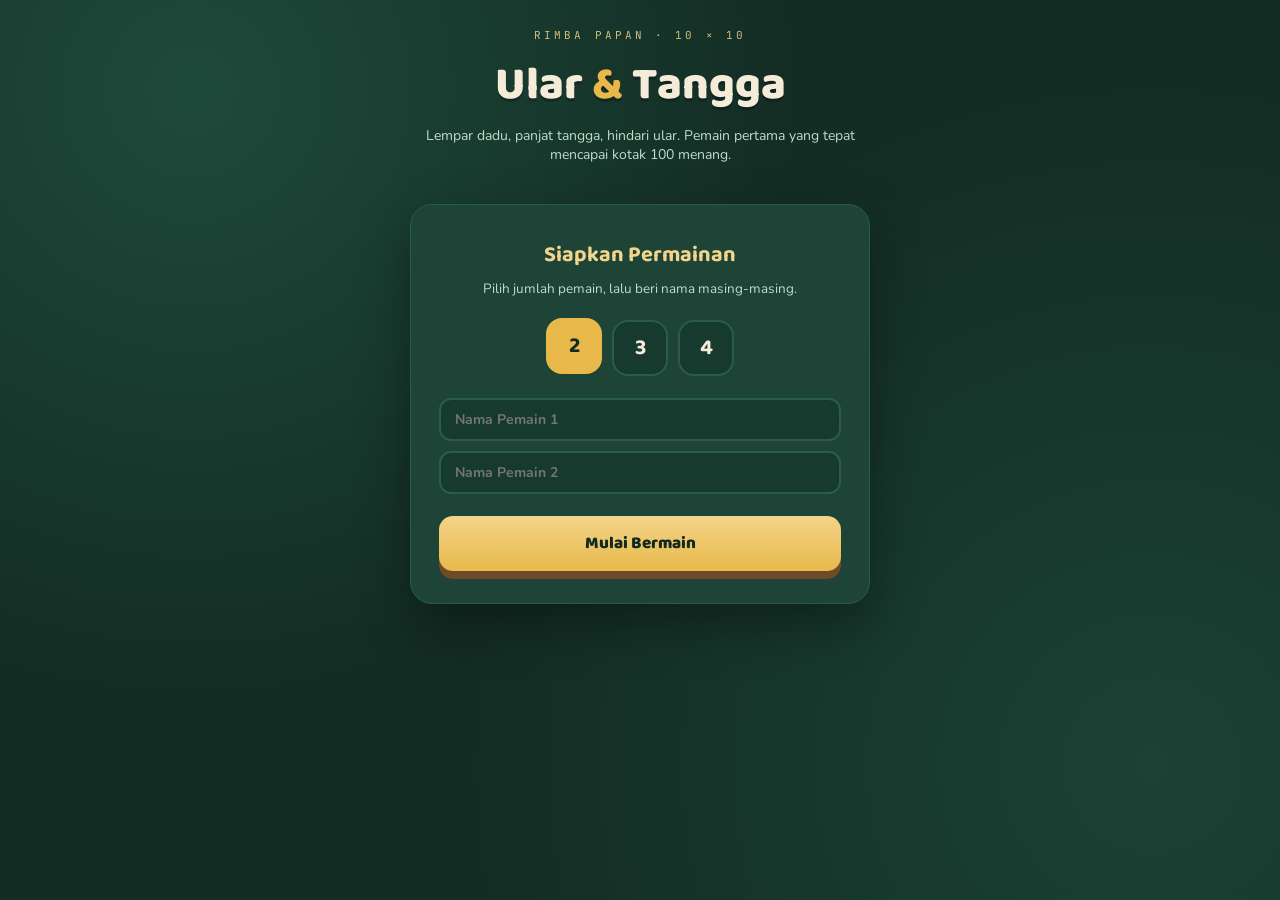
<file: index.html>
<!DOCTYPE html>
<html lang="id">
<head>
<meta charset="UTF-8">
<meta name="viewport" content="width=device-width, initial-scale=1.0">
<title>Ular Tangga — Kebun Rimba</title>
<link rel="preconnect" href="https://fonts.googleapis.com">
<link href="https://fonts.googleapis.com/css2?family=Baloo+2:wght@500;700;800&family=Nunito:wght@400;600;700;800&family=JetBrains+Mono:wght@600;700&display=swap" rel="stylesheet">
<style>
  :root{
    --bg-deep:#132C24;
    --bg-panel:#1D4437;
    --panel-edge:#2A5C4B;
    --gold:#E8B94A;
    --gold-soft:#F3D48A;
    --cream:#F4ECD8;
    --sage:#DCE8D2;
    --ink:#12291F;
    --coral:#E2694B;
    --wood:#A9793F;
    --wood-dark:#6E4A28;
    --p1:#E2694B;
    --p2:#3FA9A0;
    --p3:#7477E6;
    --p4:#D98BC9;
  }
  *{box-sizing:border-box;}
  html,body{margin:0;padding:0;}
  body{
    min-height:100vh;
    background:
      radial-gradient(circle at 15% 10%, #1E4A3B 0%, transparent 45%),
      radial-gradient(circle at 90% 85%, #1B4235 0%, transparent 50%),
      var(--bg-deep);
    font-family:'Nunito', sans-serif;
    color:var(--cream);
    display:flex;
    justify-content:center;
    padding:28px 14px 60px;
  }
  .wrap{
    width:100%;
    max-width:1080px;
  }
  header{
    text-align:center;
    margin-bottom:22px;
  }
  .eyebrow{
    font-family:'JetBrains Mono', monospace;
    letter-spacing:.28em;
    font-size:11px;
    color:var(--gold-soft);
    text-transform:uppercase;
    opacity:.85;
  }
  h1{
    font-family:'Baloo 2', sans-serif;
    font-weight:800;
    font-size:clamp(28px,5vw,46px);
    margin:6px 0 4px;
    color:var(--cream);
    text-shadow:0 3px 0 rgba(0,0,0,.25);
  }
  h1 span{color:var(--gold);}
  .sub{
    font-size:14px;
    color:#BFDDC9;
    max-width:480px;
    margin:0 auto;
  }

  /* SETUP SCREEN */
  .setup{
    max-width:460px;
    margin:40px auto;
    background:var(--bg-panel);
    border:1px solid var(--panel-edge);
    border-radius:22px;
    padding:32px 28px;
    text-align:center;
    box-shadow:0 20px 50px rgba(0,0,0,.35);
  }
  .setup h2{
    font-family:'Baloo 2';
    font-size:22px;
    margin:0 0 6px;
    color:var(--gold-soft);
  }
  .setup p{
    font-size:13.5px;
    color:#BFDDC9;
    margin:0 0 22px;
  }
  .count-row{
    display:flex;
    gap:10px;
    justify-content:center;
    margin-bottom:22px;
  }
  .count-btn{
    width:56px;height:56px;
    border-radius:16px;
    border:2px solid var(--panel-edge);
    background:#173A2E;
    color:var(--cream);
    font-family:'Baloo 2';
    font-size:22px;
    font-weight:700;
    cursor:pointer;
    transition:.15s;
  }
  .count-btn:hover{border-color:var(--gold);}
  .count-btn.active{
    background:var(--gold);
    color:var(--ink);
    border-color:var(--gold);
    transform:translateY(-2px);
  }
  .name-inputs{display:flex;flex-direction:column;gap:10px;margin-bottom:22px;}
  .name-inputs input{
    border:2px solid var(--panel-edge);
    background:#173A2E;
    color:var(--cream);
    border-radius:12px;
    padding:10px 14px;
    font-family:'Nunito';
    font-weight:700;
    font-size:14px;
  }
  .name-inputs input:focus{outline:none;border-color:var(--gold);}
  .start-btn{
    width:100%;
    padding:14px;
    border-radius:14px;
    border:none;
    background:linear-gradient(180deg,var(--gold-soft),var(--gold));
    color:var(--ink);
    font-family:'Baloo 2';
    font-weight:800;
    font-size:17px;
    cursor:pointer;
    box-shadow:0 8px 0 var(--wood-dark);
  }
  .start-btn:active{transform:translateY(4px);box-shadow:0 4px 0 var(--wood-dark);}

  /* GAME LAYOUT */
  .game{display:none;gap:26px;align-items:flex-start;flex-wrap:wrap;justify-content:center;}
  .board-col{flex:0 0 auto;}
  .board-frame{
    background:var(--bg-panel);
    border:1px solid var(--panel-edge);
    border-radius:20px;
    padding:14px;
    box-shadow:0 20px 50px rgba(0,0,0,.35);
  }
  .board-outer{
    position:relative;
    width:min(560px, 88vw);
    aspect-ratio:1/1;
    border-radius:12px;
    overflow:hidden;
    border:4px solid var(--wood-dark);
  }
  .board-grid{
    position:absolute;inset:0;
    display:grid;
    grid-template-columns:repeat(10,1fr);
    grid-template-rows:repeat(10,1fr);
  }
  .cell{
    display:flex;
    align-items:flex-start;
    justify-content:flex-end;
    padding:3px 5px 0 0;
    font-family:'JetBrains Mono', monospace;
    font-size:clamp(8px,1.6vw,11px);
    font-weight:600;
    color:rgba(18,41,31,.55);
    position:relative;
  }
  .cell.light{background:var(--cream);}
  .cell.dark{background:var(--sage);}
  .cell.snake-head{background:#F1C4B4;}
  .cell.snake-tail{background:#F8E0D6;}
  .cell.ladder-bottom{background:#E7D3AE;}
  .cell.ladder-top{background:#F2E6C9;}
  .cell.win{background:var(--gold-soft);}
  .cell-icon{
    position:absolute;
    left:50%;top:50%;
    transform:translate(-50%,-50%);
    font-size:clamp(12px,2.4vw,18px);
    pointer-events:none;
  }
  .overlay{
    position:absolute;inset:0;
    pointer-events:none;
  }
  svg.overlay-svg{width:100%;height:100%;display:block;}
  .token{
    position:absolute;
    width:9%;height:9%;
    border-radius:50%;
    border:2px solid rgba(0,0,0,.25);
    box-shadow:0 3px 6px rgba(0,0,0,.35);
    transition:left .45s cubic-bezier(.4,1.4,.6,1), top .45s cubic-bezier(.4,1.4,.6,1);
    display:flex;align-items:center;justify-content:center;
    font-family:'Baloo 2';
    font-weight:800;
    color:#fff;
    font-size:clamp(8px,1.6vw,12px);
  }

  /* SIDE PANEL */
  .panel{
    width:280px;
    display:flex;
    flex-direction:column;
    gap:16px;
  }
  .panel-card{
    background:var(--bg-panel);
    border:1px solid var(--panel-edge);
    border-radius:18px;
    padding:18px;
  }
  .panel-card h3{
    font-family:'Baloo 2';
    font-size:14px;
    margin:0 0 12px;
    color:var(--gold-soft);
    letter-spacing:.03em;
  }
  .player-row{
    display:flex;
    align-items:center;
    gap:10px;
    padding:8px 10px;
    border-radius:12px;
    margin-bottom:6px;
    background:rgba(0,0,0,.14);
    font-weight:700;
    font-size:13.5px;
    transition:.2s;
  }
  .player-row.current{
    background:rgba(232,185,74,.18);
    box-shadow:inset 0 0 0 1.5px var(--gold);
  }
  .dot{width:14px;height:14px;border-radius:50%;flex:0 0 auto;box-shadow:0 1px 3px rgba(0,0,0,.4);}
  .pos-badge{
    margin-left:auto;
    font-family:'JetBrains Mono';
    font-size:12px;
    color:var(--gold-soft);
  }

  .dice-zone{text-align:center;}
  .dice{
    width:74px;height:74px;
    margin:6px auto 14px;
    background:var(--cream);
    border-radius:16px;
    display:flex;align-items:center;justify-content:center;
    font-family:'Baloo 2';
    font-weight:800;
    font-size:34px;
    color:var(--ink);
    box-shadow:0 8px 0 #C9BE9E, 0 10px 18px rgba(0,0,0,.3);
    transition:transform .08s;
  }
  .dice.rolling{animation:shake .08s infinite;}
  @keyframes shake{
    0%{transform:rotate(-4deg);}
    50%{transform:rotate(4deg);}
    100%{transform:rotate(-4deg);}
  }
  .roll-btn{
    width:100%;
    padding:13px;
    border-radius:14px;
    border:none;
    background:linear-gradient(180deg,var(--gold-soft),var(--gold));
    color:var(--ink);
    font-family:'Baloo 2';
    font-weight:800;
    font-size:15px;
    cursor:pointer;
    box-shadow:0 6px 0 var(--wood-dark);
  }
  .roll-btn:disabled{
    opacity:.5;
    cursor:not-allowed;
    box-shadow:0 6px 0 #3a3a3a;
    background:#9c9c9c;
  }
  .roll-btn:active:not(:disabled){transform:translateY(3px);box-shadow:0 3px 0 var(--wood-dark);}

  .log{
    font-size:12.5px;
    color:#BFDDC9;
    max-height:140px;
    overflow-y:auto;
    display:flex;
    flex-direction:column;
    gap:5px;
  }
  .log div{padding:6px 8px;background:rgba(0,0,0,.15);border-radius:8px;}
  .log b{color:var(--gold-soft);}

  .legend{display:flex;flex-direction:column;gap:6px;font-size:12px;color:#BFDDC9;}
  .legend span.ic{margin-right:6px;}

  .restart-btn{
    background:none;
    border:1.5px solid var(--panel-edge);
    color:#BFDDC9;
    border-radius:12px;
    padding:9px;
    font-family:'Nunito';font-weight:700;font-size:12.5px;
    cursor:pointer;
    width:100%;
  }
  .restart-btn:hover{border-color:var(--gold);color:var(--gold-soft);}

  .winner-banner{
    display:none;
    text-align:center;
    background:linear-gradient(180deg,var(--gold-soft),var(--gold));
    color:var(--ink);
    font-family:'Baloo 2';
    font-weight:800;
    padding:14px;
    border-radius:14px;
    margin-bottom:14px;
    font-size:16px;
  }

  @media(max-width:720px){
    .panel{width:100%;max-width:560px;}
  }
</style>
</head>
<body>
<div class="wrap">
  <header>
    <div class="eyebrow">Rimba Papan · 10 × 10</div>
    <h1>Ular <span>&</span> Tangga</h1>
    <p class="sub">Lempar dadu, panjat tangga, hindari ular. Pemain pertama yang tepat mencapai kotak 100 menang.</p>
  </header>

  <div class="setup" id="setup">
    <h2>Siapkan Permainan</h2>
    <p>Pilih jumlah pemain, lalu beri nama masing-masing.</p>
    <div class="count-row" id="countRow"></div>
    <div class="name-inputs" id="nameInputs"></div>
    <button class="start-btn" id="startBtn">Mulai Bermain</button>
  </div>

  <div class="game" id="game">
    <div class="board-col">
      <div class="winner-banner" id="winnerBanner"></div>
      <div class="board-frame">
        <div class="board-outer">
          <div class="board-grid" id="boardGrid"></div>
          <div class="overlay" id="overlay">
            <svg class="overlay-svg" viewBox="0 0 100 100" preserveAspectRatio="none" id="overlaySvg"></svg>
          </div>
        </div>
      </div>
    </div>

    <div class="panel">
      <div class="panel-card">
        <h3>Pemain</h3>
        <div id="playerList"></div>
      </div>

      <div class="panel-card dice-zone">
        <h3>Dadu</h3>
        <div class="dice" id="dice">1</div>
        <button class="roll-btn" id="rollBtn">Lempar Dadu</button>
      </div>

      <div class="panel-card">
        <h3>Riwayat</h3>
        <div class="log" id="log"></div>
      </div>

      <div class="panel-card">
        <h3>Keterangan</h3>
        <div class="legend">
          <div><span class="ic">🐍</span>Kepala ular — turun ke bawah</div>
          <div><span class="ic">🪜</span>Kaki tangga — naik ke atas</div>
        </div>
      </div>

      <button class="restart-btn" id="restartBtn">Mulai Ulang Permainan</button>
    </div>
  </div>
</div>

<script>
/* ---------- CONFIG ---------- */
const SNAKES  = {16:6, 47:26, 49:11, 56:53, 62:19, 64:60, 87:24, 93:73, 95:75, 98:78};
const LADDERS = {1:38, 4:14, 9:21, 28:84, 36:44, 51:67, 71:91, 80:99};
const PLAYER_COLORS = ['var(--p1)','var(--p2)','var(--p3)','var(--p4)'];
const PLAYER_COLOR_HEX = ['#E2694B','#3FA9A0','#7477E6','#D98BC9'];

let numPlayers = 2;
let players = [];
let currentIdx = 0;
let isRolling = false;
let gameOver = false;

/* ---------- SETUP SCREEN ---------- */
const countRow = document.getElementById('countRow');
const nameInputs = document.getElementById('nameInputs');

function renderCountRow(){
  countRow.innerHTML = '';
  [2,3,4].forEach(n=>{
    const b = document.createElement('button');
    b.className = 'count-btn' + (n===numPlayers?' active':'');
    b.textContent = n;
    b.onclick = ()=>{ numPlayers = n; renderCountRow(); renderNameInputs(); };
    countRow.appendChild(b);
  });
}
function renderNameInputs(){
  nameInputs.innerHTML = '';
  for(let i=0;i<numPlayers;i++){
    const inp = document.createElement('input');
    inp.placeholder = 'Nama Pemain ' + (i+1);
    inp.maxLength = 14;
    inp.id = 'nameInput'+i;
    nameInputs.appendChild(inp);
  }
}
renderCountRow();
renderNameInputs();

document.getElementById('startBtn').onclick = ()=>{
  players = [];
  for(let i=0;i<numPlayers;i++){
    const val = document.getElementById('nameInput'+i).value.trim();
    players.push({
      name: val || ('Pemain ' + (i+1)),
      pos: 0,
      color: PLAYER_COLORS[i],
      colorHex: PLAYER_COLOR_HEX[i]
    });
  }
  currentIdx = 0;
  gameOver = false;
  document.getElementById('setup').style.display = 'none';
  document.getElementById('game').style.display = 'flex';
  document.getElementById('winnerBanner').style.display = 'none';
  initBoard();
  renderPlayers();
  renderTokens();
  addLog(`<b>${players[0].name}</b> memulai permainan.`);
};

document.getElementById('restartBtn').onclick = ()=>{
  document.getElementById('game').style.display = 'none';
  document.getElementById('setup').style.display = 'block';
  document.getElementById('log').innerHTML = '';
};

/* ---------- BOARD GEOMETRY ---------- */
// number -> {row (0=top), col (0=left)}
function cellRC(n){
  const r = Math.floor((n-1)/10);
  const rem = (n-1)%10;
  let c;
  if(r%2===0) c = rem; else c = 9-rem;
  const R = 9-r;
  return {row:R, col:c};
}
function cellCenterPct(n){
  const {row,col} = cellRC(n);
  return { x:(col+0.5)*10, y:(row+0.5)*10 };
}

function initBoard(){
  const grid = document.getElementById('boardGrid');
  grid.innerHTML = '';
  // build in DOM top-row-first, left to right, matching cellRC mapping
  for(let R=0; R<10; R++){
    for(let C=0; C<10; C++){
      const r = 9-R;
      let n;
      if(r%2===0) n = r*10 + C + 1;
      else n = r*10 + (10-C);
      const div = document.createElement('div');
      const light = ( (R+C)%2===0 );
      div.className = 'cell ' + (light?'light':'dark');
      if(SNAKES[n] !== undefined){ div.classList.add('snake-head'); }
      if(Object.values(SNAKES).includes(n)){ div.classList.add('snake-tail'); }
      if(LADDERS[n] !== undefined){ div.classList.add('ladder-bottom'); }
      if(Object.values(LADDERS).includes(n)){ div.classList.add('ladder-top'); }
      if(n===100){ div.classList.add('win'); }
      div.textContent = n;
      if(SNAKES[n] !== undefined){
        const ic = document.createElement('span');
        ic.className='cell-icon'; ic.textContent='🐍';
        div.appendChild(ic);
      } else if(LADDERS[n] !== undefined){
        const ic = document.createElement('span');
        ic.className='cell-icon'; ic.textContent='🪜';
        div.appendChild(ic);
      } else if(n===100){
        const ic = document.createElement('span');
        ic.className='cell-icon'; ic.textContent='🏆';
        div.appendChild(ic);
      }
      grid.appendChild(div);
    }
  }
  drawOverlayPaths();
}

/* ---------- SVG SNAKE / LADDER ART ---------- */
function drawOverlayPaths(){
  const svg = document.getElementById('overlaySvg');
  svg.innerHTML = '';
  const ns = 'http://www.w3.org/2000/svg';

  Object.entries(LADDERS).forEach(([start,end])=>{
    const a = cellCenterPct(Number(start));
    const b = cellCenterPct(Number(end));
    svg.appendChild(makeLadder(a,b,ns));
  });
  Object.entries(SNAKES).forEach(([head,tail])=>{
    const a = cellCenterPct(Number(head));
    const b = cellCenterPct(Number(tail));
    svg.appendChild(makeSnake(a,b,ns));
  });
}

function makeLadder(a,b,ns){
  const g = document.createElementNS(ns,'g');
  const dx = b.x-a.x, dy = b.y-a.y;
  const len = Math.hypot(dx,dy);
  const ux = dx/len, uy = dy/len;
  const px = -uy, py = ux; // perpendicular
  const railOff = 1.6;
  const rail1a = {x:a.x+px*railOff, y:a.y+py*railOff};
  const rail1b = {x:b.x+px*railOff, y:b.y+py*railOff};
  const rail2a = {x:a.x-px*railOff, y:a.y-py*railOff};
  const rail2b = {x:b.x-px*railOff, y:b.y-py*railOff};

  [[rail1a,rail1b],[rail2a,rail2b]].forEach(([p1,p2])=>{
    const line = document.createElementNS(ns,'line');
    line.setAttribute('x1',p1.x); line.setAttribute('y1',p1.y);
    line.setAttribute('x2',p2.x); line.setAttribute('y2',p2.y);
    line.setAttribute('stroke','#9C6B3E');
    line.setAttribute('stroke-width','1.1');
    line.setAttribute('stroke-linecap','round');
    g.appendChild(line);
  });
  const steps = Math.max(4, Math.round(len/8));
  for(let i=1;i<steps;i++){
    const t = i/steps;
    const cx = a.x+dx*t, cy = a.y+dy*t;
    const r1 = {x:cx+px*railOff, y:cy+py*railOff};
    const r2 = {x:cx-px*railOff, y:cy-py*railOff};
    const rung = document.createElementNS(ns,'line');
    rung.setAttribute('x1',r1.x); rung.setAttribute('y1',r1.y);
    rung.setAttribute('x2',r2.x); rung.setAttribute('y2',r2.y);
    rung.setAttribute('stroke','#C79A5F');
    rung.setAttribute('stroke-width','1');
    rung.setAttribute('stroke-linecap','round');
    g.appendChild(rung);
  }
  return g;
}

function makeSnake(a,b,ns){
  const g = document.createElementNS(ns,'g');
  const dx = b.x-a.x, dy = b.y-a.y;
  const len = Math.hypot(dx,dy);
  const ux = dx/len, uy = dy/len;
  const px = -uy, py = ux;
  const segments = 5;
  let d = `M ${a.x} ${a.y} `;
  const amp = 3.6;
  for(let i=1;i<=segments;i++){
    const t = i/segments;
    const bx = a.x+dx*t, by = a.y+dy*t;
    const wobble = Math.sin(t*Math.PI*segments*0.6)*amp*(i%2===0?1:-1);
    const cx = bx + px*wobble;
    const cy = by + py*wobble;
    d += `Q ${cx} ${cy} ${bx} ${by} `;
  }
  const path = document.createElementNS(ns,'path');
  path.setAttribute('d',d);
  path.setAttribute('fill','none');
  path.setAttribute('stroke','#C1440E');
  path.setAttribute('stroke-width','1.8');
  path.setAttribute('stroke-linecap','round');
  path.setAttribute('opacity','0.85');
  g.appendChild(path);
  return g;
}

/* ---------- PLAYERS / TOKENS ---------- */
function renderPlayers(){
  const list = document.getElementById('playerList');
  list.innerHTML = '';
  players.forEach((p,i)=>{
    const row = document.createElement('div');
    row.className = 'player-row' + (i===currentIdx && !gameOver ? ' current':'');
    row.innerHTML = `<span class="dot" style="background:${p.color}"></span>
      <span>${escapeHtml(p.name)}</span>
      <span class="pos-badge">${p.pos===0?'Mulai':p.pos}</span>`;
    list.appendChild(row);
  });
}

function renderTokens(){
  const overlay = document.getElementById('overlay');
  overlay.querySelectorAll('.token').forEach(t=>t.remove());
  players.forEach((p,i)=>{
    const n = p.pos===0?1:p.pos;
    const c = cellCenterPct(n);
    // offset multiple tokens slightly so they don't fully overlap
    const angle = (i/players.length) * Math.PI*2;
    const offX = p.pos===0? 0 : Math.cos(angle)*1.6;
    const offY = p.pos===0? 0 : Math.sin(angle)*1.6;
    const tok = document.createElement('div');
    tok.className = 'token';
    tok.style.background = p.color;
    tok.style.left = (c.x+offX-4.5) + '%';
    tok.style.top = (c.y+offY-4.5) + '%';
    tok.textContent = i+1;
    overlay.appendChild(tok);
  });
}

function escapeHtml(s){
  return s.replace(/[&<>"']/g, m=>({'&':'&amp;','<':'&lt;','>':'&gt;','"':'&quot;',"'":'&#39;'}[m]));
}

/* ---------- LOG ---------- */
function addLog(html){
  const log = document.getElementById('log');
  const div = document.createElement('div');
  div.innerHTML = html;
  log.insertBefore(div, log.firstChild);
}

/* ---------- GAME LOGIC ---------- */
const rollBtn = document.getElementById('rollBtn');
const diceEl = document.getElementById('dice');

rollBtn.onclick = ()=>{
  if(isRolling || gameOver) return;
  isRolling = true;
  rollBtn.disabled = true;
  diceEl.classList.add('rolling');
  let ticks = 0;
  const maxTicks = 10;
  const interval = setInterval(()=>{
    diceEl.textContent = 1 + Math.floor(Math.random()*6);
    ticks++;
    if(ticks>=maxTicks){
      clearInterval(interval);
      const roll = 1 + Math.floor(Math.random()*6);
      diceEl.textContent = roll;
      diceEl.classList.remove('rolling');
      handleRoll(roll);
    }
  }, 70);
};

function handleRoll(roll){
  const p = players[currentIdx];
  let dest = p.pos + roll;
  const overshoot = dest > 100;

  if(overshoot){
    addLog(`<b>${escapeHtml(p.name)}</b> melempar ${roll}, tapi kelebihan — tetap di kotak ${p.pos===0?'Mulai':p.pos}.`);
    finishTurn();
    return;
  }

  p.pos = dest;
  renderPlayers();
  renderTokens();
  addLog(`<b>${escapeHtml(p.name)}</b> melempar ${roll} → kotak ${p.pos}.`);

  setTimeout(()=>{
    if(SNAKES[p.pos] !== undefined){
      const from = p.pos;
      p.pos = SNAKES[p.pos];
      renderPlayers(); renderTokens();
      addLog(`🐍 Kena ular! <b>${escapeHtml(p.name)}</b> turun dari ${from} ke ${p.pos}.`);
    } else if(LADDERS[p.pos] !== undefined){
      const from = p.pos;
      p.pos = LADDERS[p.pos];
      renderPlayers(); renderTokens();
      addLog(`🪜 Naik tangga! <b>${escapeHtml(p.name)}</b> dari ${from} ke ${p.pos}.`);
    }

    if(p.pos===100){
      endGame(p);
      return;
    }
    finishTurn(roll);
  }, 420);
}

function finishTurn(roll){
  if(gameOver) return;
  if(roll===6){
    addLog(`🎲 Dadu 6 — <b>${escapeHtml(players[currentIdx].name)}</b> lempar lagi.`);
  } else {
    currentIdx = (currentIdx+1) % players.length;
    addLog(`Giliran <b>${escapeHtml(players[currentIdx].name)}</b>.`);
  }
  renderPlayers();
  isRolling = false;
  rollBtn.disabled = false;
}

function endGame(p){
  gameOver = true;
  renderPlayers();
  const banner = document.getElementById('winnerBanner');
  banner.style.display = 'block';
  banner.textContent = `🏆 ${p.name} menang! Sampai di kotak 100.`;
  addLog(`<b>${escapeHtml(p.name)}</b> mencapai kotak 100 dan memenangkan permainan!`);
  isRolling = false;
  rollBtn.disabled = true;
}

window.addEventListener('resize', ()=>{ if(document.getElementById('game').style.display!=='none'){ renderTokens(); } });
</script>
</body>
</html>
</file>
